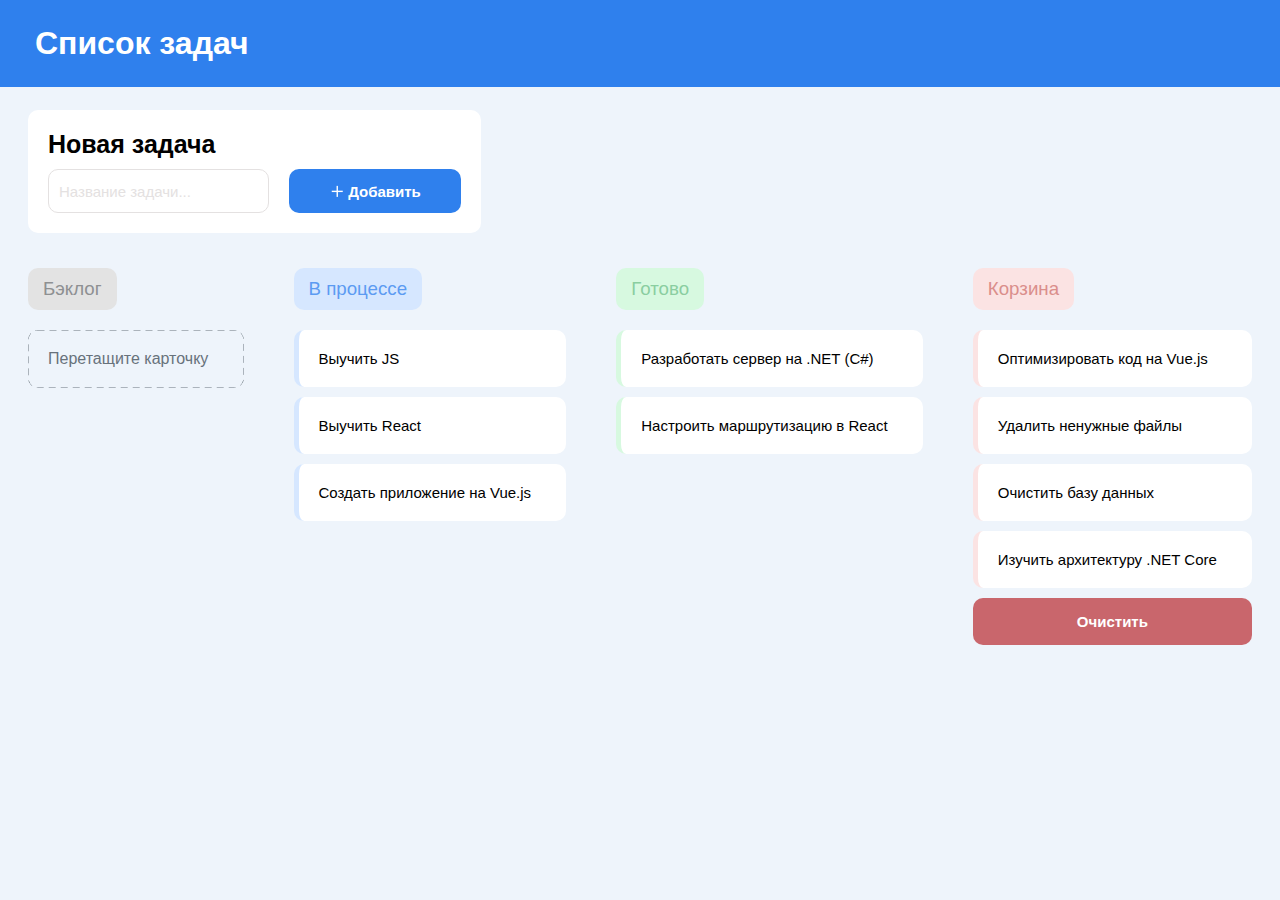
<file: markup/index.html>
<!DOCTYPE html>
<html lang="ru">
<head>
    <meta charset="UTF-8">
    <meta name="viewport" content="width=device-width, initial-scale=1.0">
    <link href="../css/style.css" type="text/css" rel="stylesheet">
    <title>Document Матвеев Даниил Дмитриевич</title>
</head>
<body class="page-body">
    <main class="main-content">
        <section class="add-new-task-component"></section>
    </main>
    <script src="../src/main.js" type="module"></script>
</body>
</html>
</file>
<file: css/style.css>
:root {
    --default-corner-radius: 10px;
    --default-font-size: 15px;
}

*{
    margin: 0;
    padding: 0;
    text-decoration: none;
    font-family: 'Segoe UI', Tahoma, Geneva, Verdana, sans-serif;
}

body {
    background-color: #eef4fb;
}

main {
    padding: 23px 28px;
}

header {
    background-color: #2f80ed;
}

header h1 {
    color: white;
    padding: 25px 35px;
}

.add-new-task {
    border-radius: var(--default-corner-radius);
    background: white;
    padding: 20px;
    width: fit-content;
}

.add-new-task h1 {
    font-size: 25px;
    margin-bottom: 10px;
}

.add-new-task .bottom-group {
    display: flex;
    gap: 20px;
}

.add-new-task input[type=text] {
    border-radius: var(--default-corner-radius);
    outline: none;
    padding: 10px;
    font-size: var(--default-font-size);
    color: #e4e1e1;
    background-color: white;
    border: 1px solid #e4e1e1;
}

.add-new-task input[type=text]::placeholder {
    font-size: var(--default-font-size);
    color: #e4e1e1;
}

.add-new-task button {
    background-color: #2f80ed;
    color: white;
    border-radius: var(--default-corner-radius);
    padding: 13px 40px;
    font-size: var(--default-font-size);
    font-weight: bold;
    cursor: pointer;
    border: 0;
}

.add-new-task button:hover {
    background-color: #0056b3;
}
 
.desk-tasks {
    margin-top: 35px;
    display: flex;
    column-gap: 50px;
}

.display-tasks {
    flex: 1 1 auto;
}

.display-tasks h3 {
    padding: 10px 15px;
    border-radius: var(--default-corner-radius);
    background-color: #e3e3e3;
    color: #68727b;
    margin-bottom: 20px;
    font-weight: 500;
    width: fit-content;
}
 
.display-tasks li {
    list-style-type: none;
    font-weight: 500;
    font-size: var(--default-font-size);
    padding: 20px;
    color: #000;
    background-color: white;
    border-left: 6px solid #e3e3e3;
    border-radius: var(--default-corner-radius);
    margin: 10px 0;
}

.stub {
    background-image: url("data:image/svg+xml,%3csvg width='100%25' height='100%25' xmlns='http://www.w3.org/2000/svg'%3e%3crect width='100%25' height='100%25' fill='none' rx='10' ry='10' stroke='%2368727bFF' stroke-width='1' stroke-dasharray='6' stroke-dashoffset='0' stroke-linecap='square'/%3e%3c/svg%3e");
    border-radius: 10px;
    color: #68727b;
    font-weight: 500;
    padding: 20px;
}

.clear-button {
    background-color: #c9666c;
    color: white;
    padding: 15px 0;
    border: 0px;
    border-radius: var(--default-corner-radius);
    width: 100%;
    font-weight: bold;
    font-size: var(--default-font-size);
}

.clear-button:hover {
    background-color: #b3464d;
}

.backlog h3 {
    background-color: #e3e3e3;
    color: #8e9092;
}

.backlog li {
    border-left: 5px solid #e3e3e3;
}

.processing h3 {
    background-color: #d6e7ff;
    color: #5c9bf2;
}

.processing li {
    border-left: 5px solid #d6e7ff;
}

.done h3 {
    background-color: #d7f9e0;
    color: #8acea0;
}

.done li {
    border-left: 5px solid #d7f9e0;
}

.basket h3 {
    background-color: #fbe3e3;
    color: #da8e8b;
}

.basket li {
    border-left: 5px solid #fbe3e3;
}
</file>
